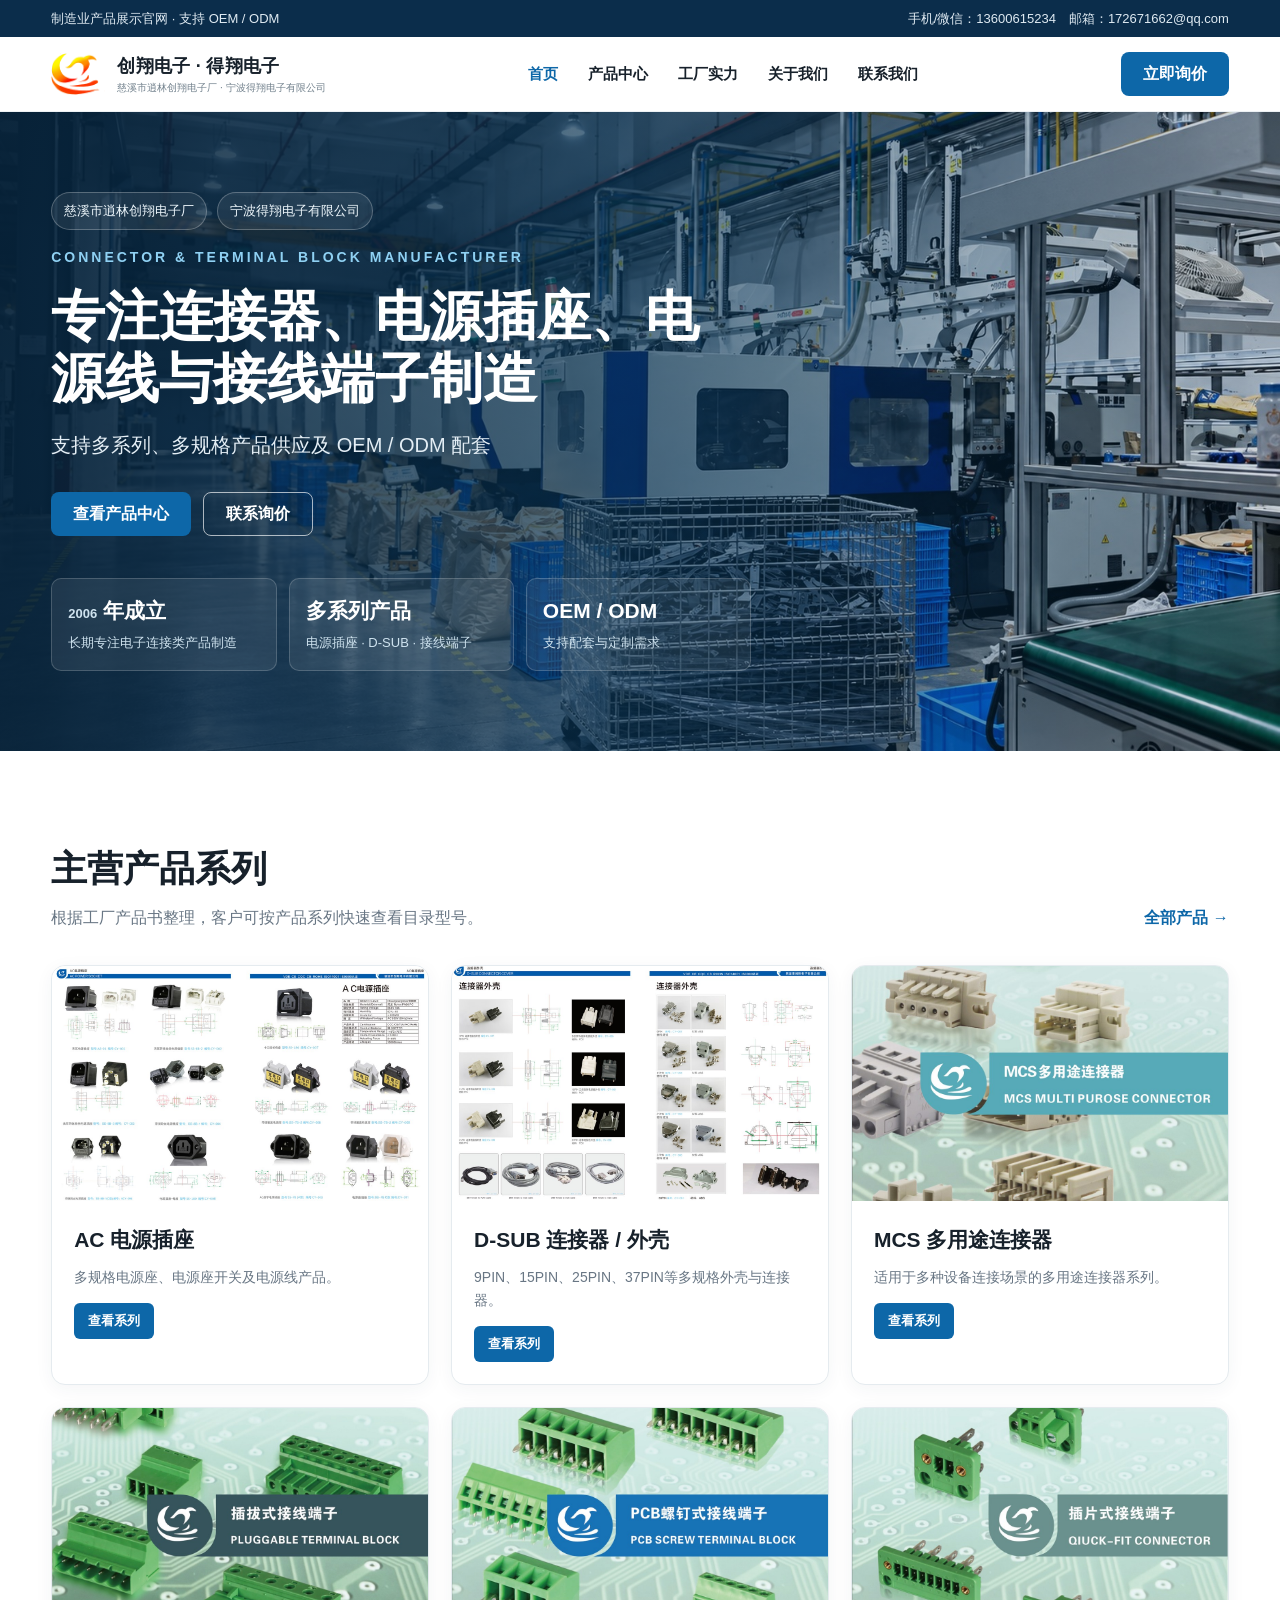
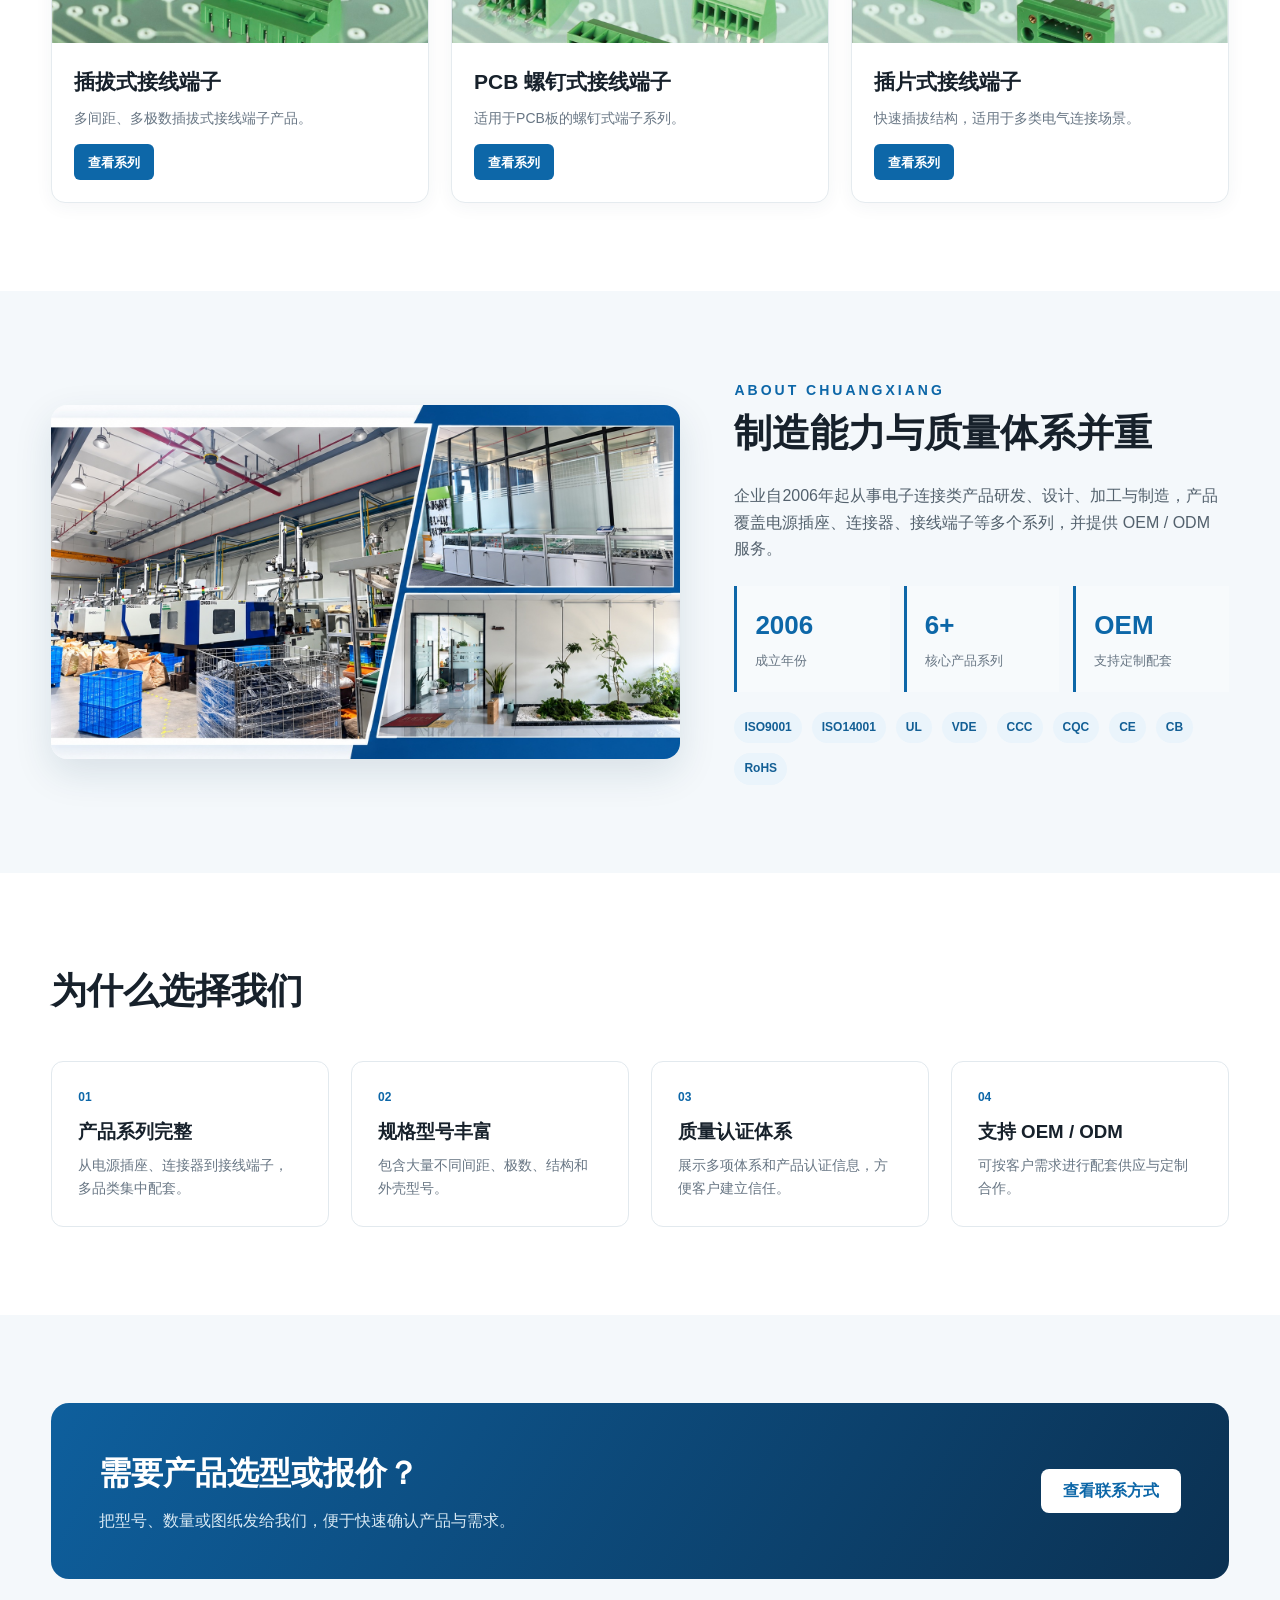
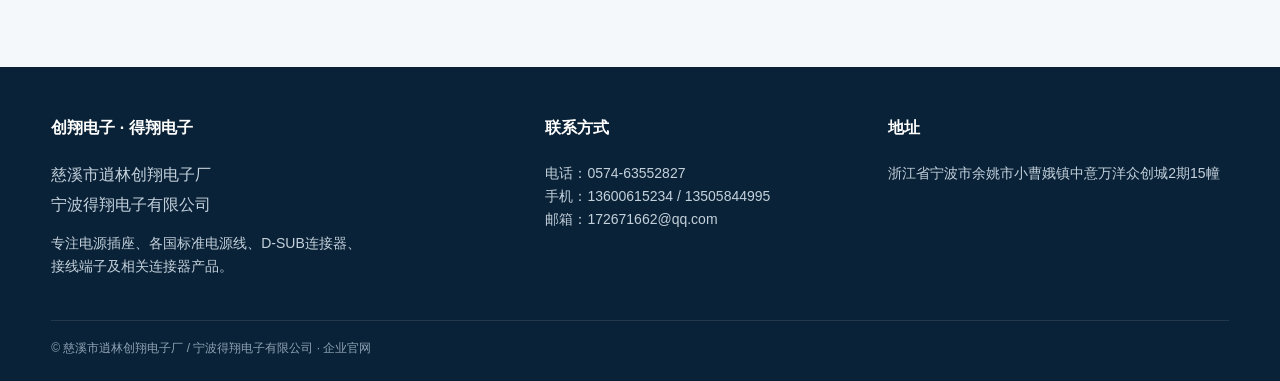
<file: index.html>
<!doctype html><html lang="zh-CN"><head><meta charset="utf-8"><meta name="viewport" content="width=device-width,initial-scale=1">
<title>创翔电子 · 得翔电子｜连接器、电源插座、接线端子</title>
<meta name="description" content="慈溪市逍林创翔电子厂、宁波得翔电子有限公司，展示AC电源插座、D-SUB连接器、MCS多用途连接器、插拔式与PCB接线端子等产品。">
<link rel="stylesheet" href="assets/css/style.css"><link rel="icon" type="image/png" href="assets/images/logo.png"></head><body>

<div class="topbar"><div class="container"><span>制造业产品展示官网 · 支持 OEM / ODM</span><span>手机/微信：<span data-mobile1></span>　邮箱：<span data-email></span></span></div></div>
<header class="nav">
  <div class="container nav-inner">
    <a class="brand" href="index.html"><span class="brand-mark"><img src="assets/images/logo.png" alt="企业标"></span><span class="brand-text"><strong data-brand></strong><small><span data-company></span> · <span data-company2></span></small></span></a>
    <button class="nav-toggle" aria-label="打开菜单">☰</button>
    <nav class="nav-links"><a class="active" href="index.html">首页</a>
<a class="" href="products.html">产品中心</a>
<a class="" href="factory.html">工厂实力</a>
<a class="" href="about.html">关于我们</a>
<a class="" href="contact.html">联系我们</a></nav>
    <a class="nav-cta" href="contact.html">立即询价</a>
  </div>
</header>
<section class="hero"><div class="container"><div class="hero-content">
<div class="company-strip"><span class="company-pill" data-company></span><span class="company-pill" data-company2></span></div><div class="eyebrow">CONNECTOR & TERMINAL BLOCK MANUFACTURER</div>
<h1 data-slogan></h1><p data-subslogan></p>
<div class="hero-actions"><a class="btn btn-primary" href="products.html">查看产品中心</a><a class="btn btn-outline" href="contact.html">联系询价</a></div>
<div class="hero-points"><div class="hero-point"><b><span data-year></span> 年成立</b><span>长期专注电子连接类产品制造</span></div>
<div class="hero-point"><b>多系列产品</b><span>电源插座 · D-SUB · 接线端子</span></div>
<div class="hero-point"><b>OEM / ODM</b><span>支持配套与定制需求</span></div></div>
</div></div></section>
<section class="section"><div class="container">
<div class="section-head"><div><h2>主营产品系列</h2><p>根据工厂产品书整理，客户可按产品系列快速查看目录型号。</p></div><a class="link-more" href="products.html">全部产品 →</a></div>
<div class="grid products-grid">
<article class="card"><div class="card-media"><img src="assets/images/ac-socket.jpg" alt="AC 电源插座"></div><div class="card-body"><h3>AC 电源插座</h3><p>多规格电源座、电源座开关及电源线产品。</p><div class="card-actions"><a class="btn btn-sm btn-primary" href="products.html#ac">查看系列</a></div></div></article><article class="card"><div class="card-media"><img src="assets/images/dsub.jpg" alt="D-SUB 连接器 / 外壳"></div><div class="card-body"><h3>D-SUB 连接器 / 外壳</h3><p>9PIN、15PIN、25PIN、37PIN等多规格外壳与连接器。</p><div class="card-actions"><a class="btn btn-sm btn-primary" href="products.html#dsub">查看系列</a></div></div></article><article class="card"><div class="card-media"><img src="assets/images/mcs.jpg" alt="MCS 多用途连接器"></div><div class="card-body"><h3>MCS 多用途连接器</h3><p>适用于多种设备连接场景的多用途连接器系列。</p><div class="card-actions"><a class="btn btn-sm btn-primary" href="products.html#mcs">查看系列</a></div></div></article><article class="card"><div class="card-media"><img src="assets/images/pluggable.jpg" alt="插拔式接线端子"></div><div class="card-body"><h3>插拔式接线端子</h3><p>多间距、多极数插拔式接线端子产品。</p><div class="card-actions"><a class="btn btn-sm btn-primary" href="products.html#plug">查看系列</a></div></div></article><article class="card"><div class="card-media"><img src="assets/images/pcb.jpg" alt="PCB 螺钉式接线端子"></div><div class="card-body"><h3>PCB 螺钉式接线端子</h3><p>适用于PCB板的螺钉式端子系列。</p><div class="card-actions"><a class="btn btn-sm btn-primary" href="products.html#pcb">查看系列</a></div></div></article><article class="card"><div class="card-media"><img src="assets/images/quickfit.jpg" alt="插片式接线端子"></div><div class="card-body"><h3>插片式接线端子</h3><p>快速插拔结构，适用于多类电气连接场景。</p><div class="card-actions"><a class="btn btn-sm btn-primary" href="products.html#quick">查看系列</a></div></div></article>
</div></div></section>
<section class="section soft"><div class="container"><div class="about-grid">
<div><img class="content-visual" src="assets/images/home-manufacturing.jpg" alt="连接器产品与电子制造场景"></div>
<div class="about-copy"><div class="eyebrow" style="color:#0d67a8">ABOUT CHUANGXIANG</div><h2>制造能力与质量体系并重</h2>
<p>企业自2006年起从事电子连接类产品研发、设计、加工与制造，产品覆盖电源插座、连接器、接线端子等多个系列，并提供 OEM / ODM 服务。</p>
<div class="stats"><div class="stat"><b data-year></b><span>成立年份</span></div><div class="stat"><b>6+</b><span>核心产品系列</span></div><div class="stat"><b>OEM</b><span>支持定制配套</span></div></div>
<div class="certs"><span class="tag">ISO9001</span><span class="tag">ISO14001</span><span class="tag">UL</span><span class="tag">VDE</span><span class="tag">CCC</span><span class="tag">CQC</span><span class="tag">CE</span><span class="tag">CB</span><span class="tag">RoHS</span></div>
</div></div></div></section>
<section class="section"><div class="container"><div class="section-head"><div><h2>为什么选择我们</h2><p></p></div></div>
<div class="grid strength-grid">
<div class="strength"><div class="num">01</div><h3>产品系列完整</h3><p>从电源插座、连接器到接线端子，多品类集中配套。</p></div>
<div class="strength"><div class="num">02</div><h3>规格型号丰富</h3><p>包含大量不同间距、极数、结构和外壳型号。</p></div>
<div class="strength"><div class="num">03</div><h3>质量认证体系</h3><p>展示多项体系和产品认证信息，方便客户建立信任。</p></div>
<div class="strength"><div class="num">04</div><h3>支持 OEM / ODM</h3><p>可按客户需求进行配套供应与定制合作。</p></div>
</div></div></section>
<section class="section soft"><div class="container"><div class="cta"><div><h2>需要产品选型或报价？</h2><p>把型号、数量或图纸发给我们，便于快速确认产品与需求。</p></div><a class="btn btn-light" href="contact.html">查看联系方式</a></div></div></section>

<footer class="footer">
  <div class="container">
    <div class="footer-grid">
      <div><h4 data-brand></h4><div class="footer-company-names"><span data-company></span><span data-company2></span></div><p>专注电源插座、各国标准电源线、D-SUB连接器、<br>接线端子及相关连接器产品。</p></div>
      <div><h4>联系方式</h4><p>电话：<span data-phone></span><br>手机：<span data-mobile1></span> / <span data-mobile2></span><br>邮箱：<span data-email></span></p></div>
      <div><h4>地址</h4><p data-address></p></div>
    </div>
    <div class="footer-bottom">© <span data-company></span> / <span data-company2></span> · 企业官网</div>
  </div>
</footer>
<script src="assets/js/config.js"></script><script src="assets/js/main.js"></script></body></html>
</file>
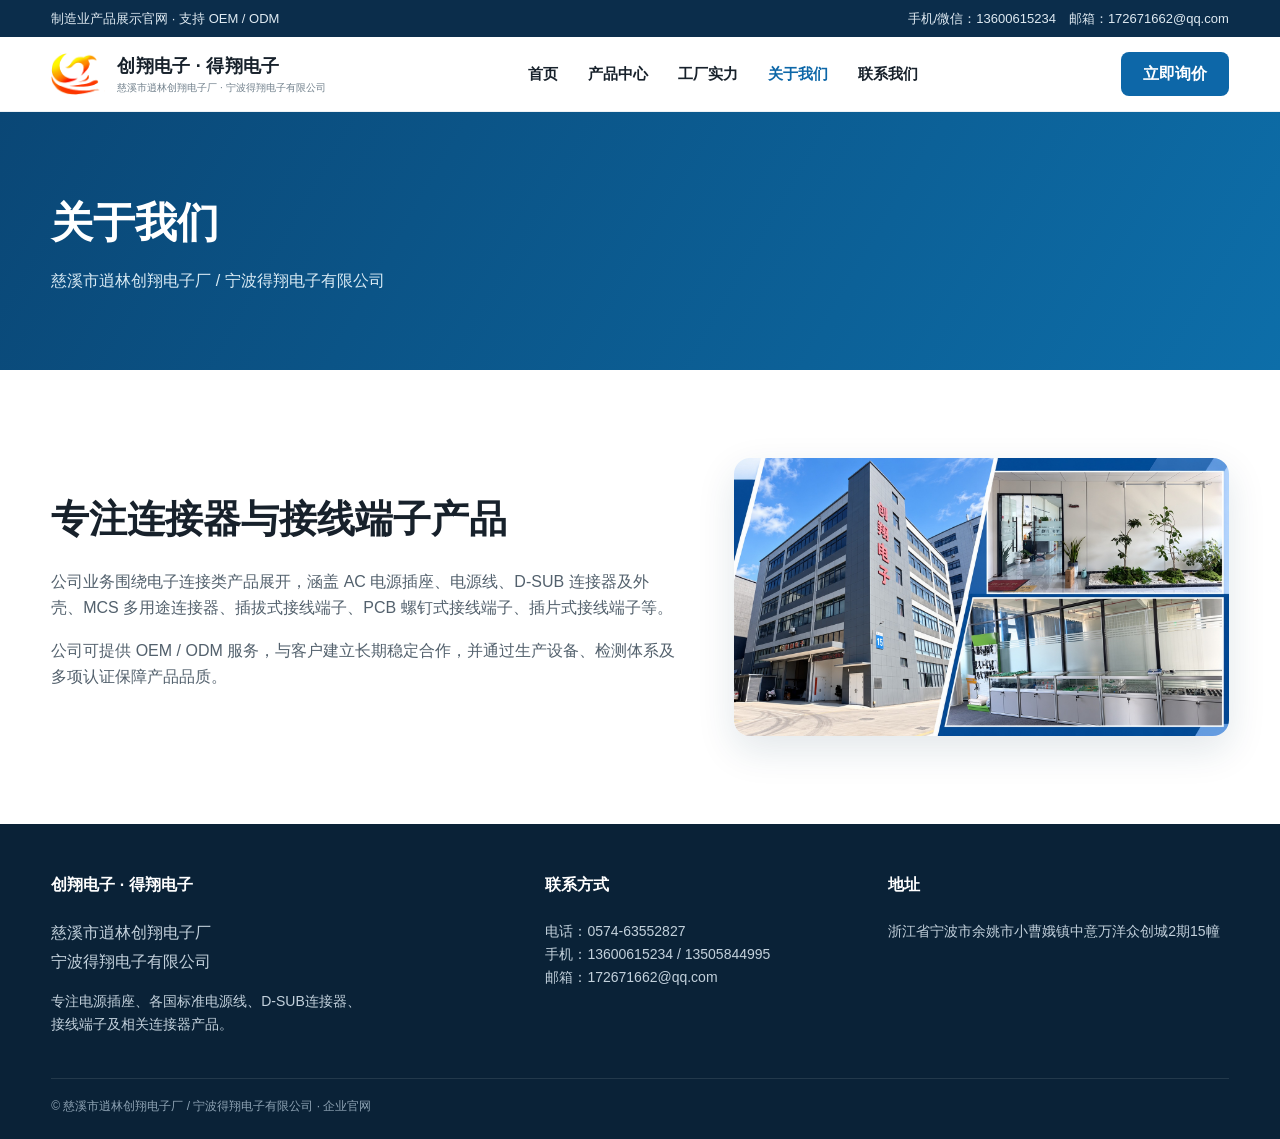
<file: about.html>
<!doctype html><html lang="zh-CN"><head><meta charset="utf-8"><meta name="viewport" content="width=device-width,initial-scale=1">
<title>关于我们｜创翔电子 · 得翔电子</title><link rel="stylesheet" href="assets/css/style.css"><link rel="icon" type="image/png" href="assets/images/logo.png"></head><body>

<div class="topbar"><div class="container"><span>制造业产品展示官网 · 支持 OEM / ODM</span><span>手机/微信：<span data-mobile1></span>　邮箱：<span data-email></span></span></div></div>
<header class="nav">
  <div class="container nav-inner">
    <a class="brand" href="index.html"><span class="brand-mark"><img src="assets/images/logo.png" alt="企业标"></span><span class="brand-text"><strong data-brand></strong><small><span data-company></span> · <span data-company2></span></small></span></a>
    <button class="nav-toggle" aria-label="打开菜单">☰</button>
    <nav class="nav-links"><a class="" href="index.html">首页</a>
<a class="" href="products.html">产品中心</a>
<a class="" href="factory.html">工厂实力</a>
<a class="active" href="about.html">关于我们</a>
<a class="" href="contact.html">联系我们</a></nav>
    <a class="nav-cta" href="contact.html">立即询价</a>
  </div>
</header>
<section class="page-hero"><div class="container"><h1>关于我们</h1><p><span data-company></span> / <span data-company2></span></p></div></section>
<section class="section"><div class="container"><div class="about-grid">
<div class="about-copy"><h2>专注连接器与接线端子产品</h2>
<p>公司业务围绕电子连接类产品展开，涵盖 AC 电源插座、电源线、D-SUB 连接器及外壳、MCS 多用途连接器、插拔式接线端子、PCB 螺钉式接线端子、插片式接线端子等。</p>
<p>公司可提供 OEM / ODM 服务，与客户建立长期稳定合作，并通过生产设备、检测体系及多项认证保障产品品质。</p>
</div><div><img class="content-visual" src="assets/images/about-company.jpg" alt="企业环境与核心连接器产品"></div>
</div></div></section>

<footer class="footer">
  <div class="container">
    <div class="footer-grid">
      <div><h4 data-brand></h4><div class="footer-company-names"><span data-company></span><span data-company2></span></div><p>专注电源插座、各国标准电源线、D-SUB连接器、<br>接线端子及相关连接器产品。</p></div>
      <div><h4>联系方式</h4><p>电话：<span data-phone></span><br>手机：<span data-mobile1></span> / <span data-mobile2></span><br>邮箱：<span data-email></span></p></div>
      <div><h4>地址</h4><p data-address></p></div>
    </div>
    <div class="footer-bottom">© <span data-company></span> / <span data-company2></span> · 企业官网</div>
  </div>
</footer>
<script src="assets/js/config.js"></script><script src="assets/js/main.js"></script></body></html>
</file>
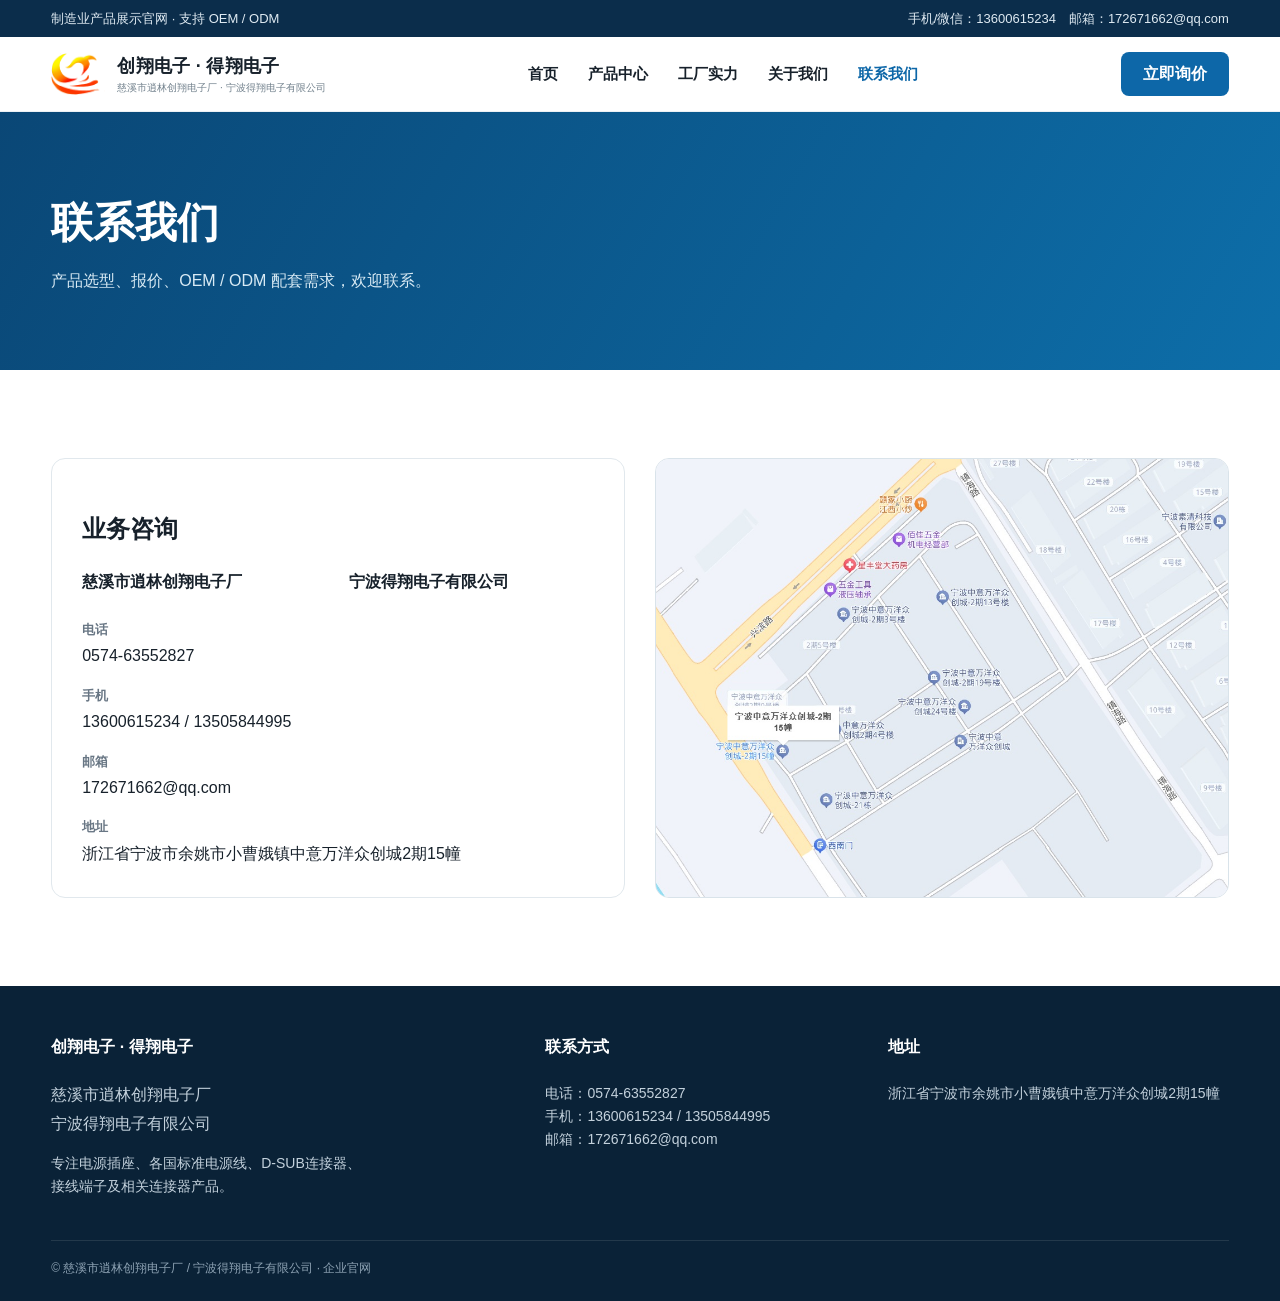
<file: contact.html>
<!doctype html><html lang="zh-CN"><head><meta charset="utf-8"><meta name="viewport" content="width=device-width,initial-scale=1">
<title>联系我们｜创翔电子 · 得翔电子</title><link rel="stylesheet" href="assets/css/style.css"><link rel="icon" type="image/png" href="assets/images/logo.png"></head><body>

<div class="topbar"><div class="container"><span>制造业产品展示官网 · 支持 OEM / ODM</span><span>手机/微信：<span data-mobile1></span>　邮箱：<span data-email></span></span></div></div>
<header class="nav">
  <div class="container nav-inner">
    <a class="brand" href="index.html"><span class="brand-mark"><img src="assets/images/logo.png" alt="企业标"></span><span class="brand-text"><strong data-brand></strong><small><span data-company></span> · <span data-company2></span></small></span></a>
    <button class="nav-toggle" aria-label="打开菜单">☰</button>
    <nav class="nav-links"><a class="" href="index.html">首页</a>
<a class="" href="products.html">产品中心</a>
<a class="" href="factory.html">工厂实力</a>
<a class="" href="about.html">关于我们</a>
<a class="active" href="contact.html">联系我们</a></nav>
    <a class="nav-cta" href="contact.html">立即询价</a>
  </div>
</header>
<section class="page-hero"><div class="container"><h1>联系我们</h1><p>产品选型、报价、OEM / ODM 配套需求，欢迎联系。</p></div></section>
<section class="section"><div class="container"><div class="contact-grid">
<div class="contact-card"><h2>业务咨询</h2><div class="entity-grid" style="grid-template-columns:1fr 1fr;margin-bottom:24px"><div><b data-company></b></div><div><b data-company2></b></div></div><div class="contact-list">
<div class="contact-item"><b>电话</b><a data-tel-link><span data-phone></span></a></div>
<div class="contact-item"><b>手机</b><span data-mobile1></span> / <span data-mobile2></span></div>
<div class="contact-item"><b>邮箱</b><a data-mail-link><span data-email></span></a></div>
<div class="contact-item"><b>地址</b><span data-address></span></div>
</div></div>
<div class="map-image"><img src="assets/images/contact-map.jpg" alt="宁波中意万洋众创城2期15幢地图位置"></div>
</div></div></section>

<footer class="footer">
  <div class="container">
    <div class="footer-grid">
      <div><h4 data-brand></h4><div class="footer-company-names"><span data-company></span><span data-company2></span></div><p>专注电源插座、各国标准电源线、D-SUB连接器、<br>接线端子及相关连接器产品。</p></div>
      <div><h4>联系方式</h4><p>电话：<span data-phone></span><br>手机：<span data-mobile1></span> / <span data-mobile2></span><br>邮箱：<span data-email></span></p></div>
      <div><h4>地址</h4><p data-address></p></div>
    </div>
    <div class="footer-bottom">© <span data-company></span> / <span data-company2></span> · 企业官网</div>
  </div>
</footer>
<script src="assets/js/config.js"></script><script src="assets/js/main.js"></script></body></html>
</file>
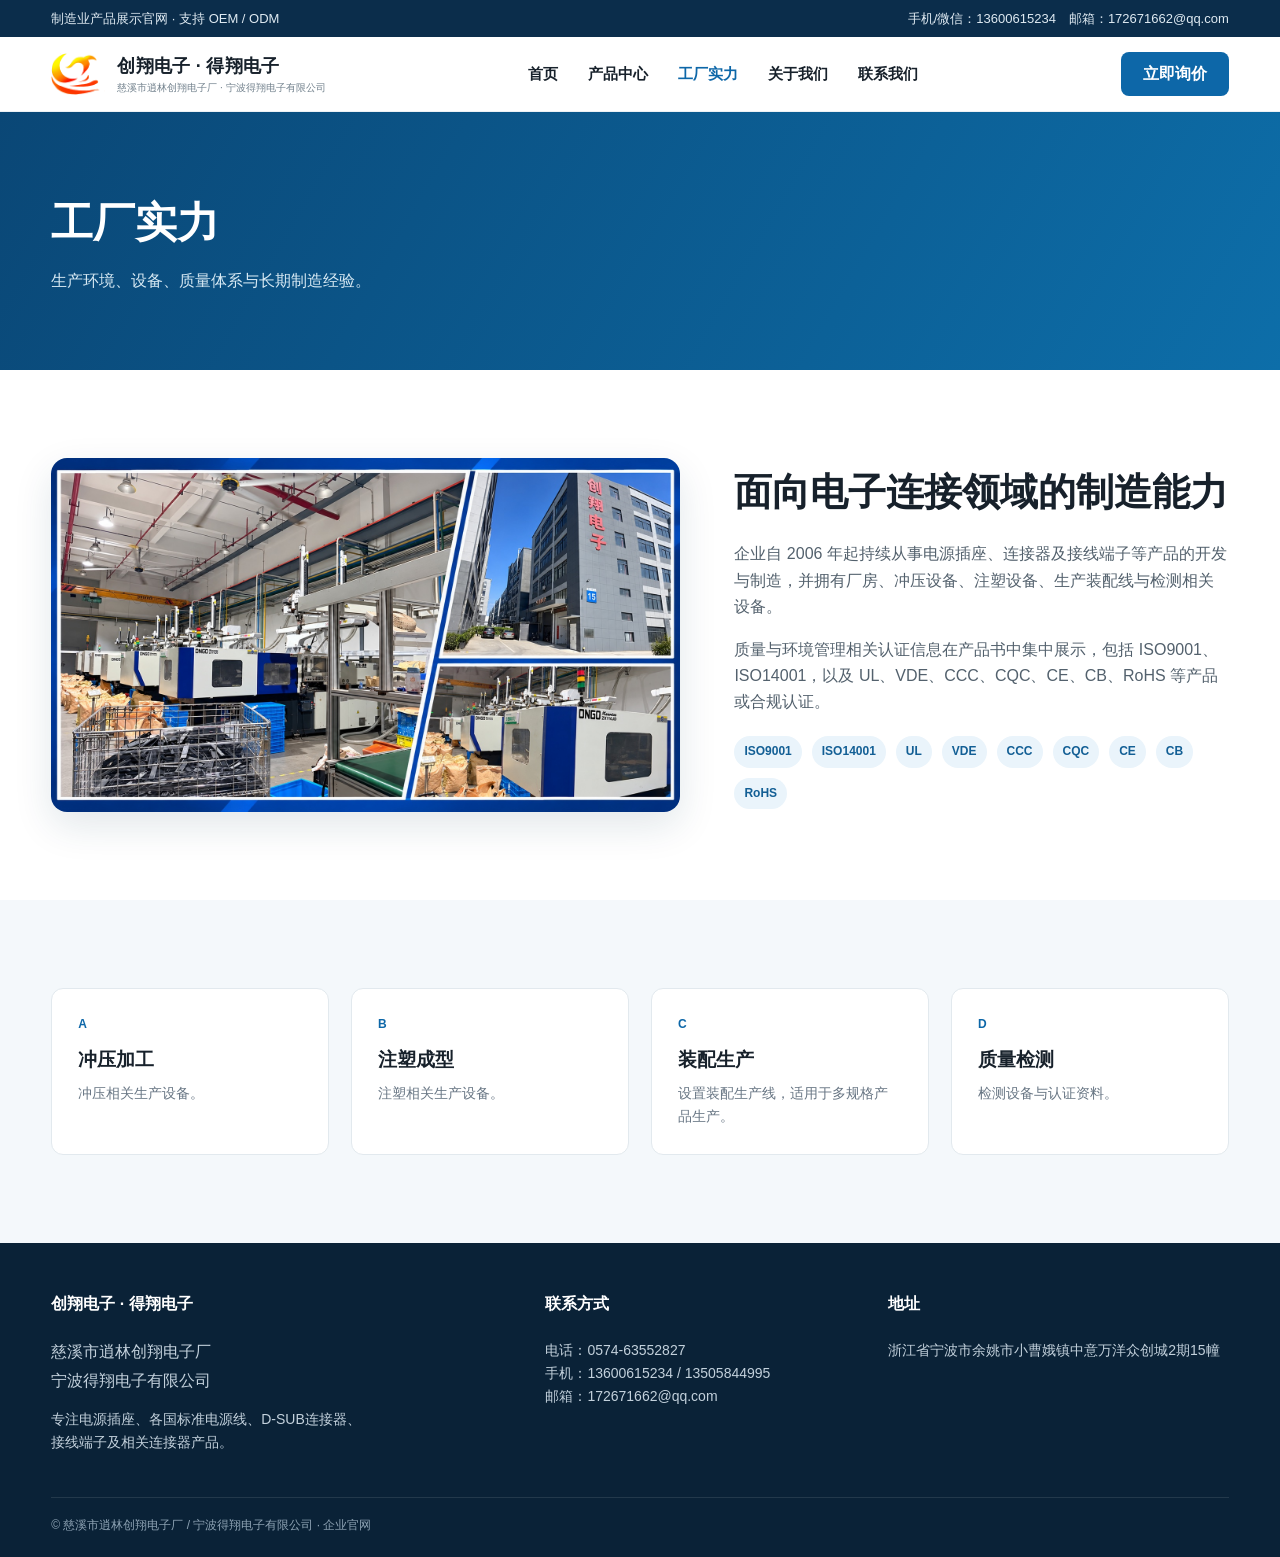
<file: factory.html>
<!doctype html><html lang="zh-CN"><head><meta charset="utf-8"><meta name="viewport" content="width=device-width,initial-scale=1">
<title>工厂实力｜创翔电子 · 得翔电子</title><link rel="stylesheet" href="assets/css/style.css"><link rel="icon" type="image/png" href="assets/images/logo.png"></head><body>

<div class="topbar"><div class="container"><span>制造业产品展示官网 · 支持 OEM / ODM</span><span>手机/微信：<span data-mobile1></span>　邮箱：<span data-email></span></span></div></div>
<header class="nav">
  <div class="container nav-inner">
    <a class="brand" href="index.html"><span class="brand-mark"><img src="assets/images/logo.png" alt="企业标"></span><span class="brand-text"><strong data-brand></strong><small><span data-company></span> · <span data-company2></span></small></span></a>
    <button class="nav-toggle" aria-label="打开菜单">☰</button>
    <nav class="nav-links"><a class="" href="index.html">首页</a>
<a class="" href="products.html">产品中心</a>
<a class="active" href="factory.html">工厂实力</a>
<a class="" href="about.html">关于我们</a>
<a class="" href="contact.html">联系我们</a></nav>
    <a class="nav-cta" href="contact.html">立即询价</a>
  </div>
</header>
<section class="page-hero"><div class="container"><h1>工厂实力</h1><p>生产环境、设备、质量体系与长期制造经验。</p></div></section>
<section class="section"><div class="container"><div class="about-grid">
<div><img class="content-visual" src="assets/images/factory-strength.jpg" alt="厂房、装配、冲压与生产设备"></div>
<div class="about-copy"><h2>面向电子连接领域的制造能力</h2>
<p>企业自 <span data-year></span> 年起持续从事电源插座、连接器及接线端子等产品的开发与制造，并拥有厂房、冲压设备、注塑设备、生产装配线与检测相关设备。</p>
<p>质量与环境管理相关认证信息在产品书中集中展示，包括 ISO9001、ISO14001，以及 UL、VDE、CCC、CQC、CE、CB、RoHS 等产品或合规认证。</p>
<div class="certs"><span class="tag">ISO9001</span><span class="tag">ISO14001</span><span class="tag">UL</span><span class="tag">VDE</span><span class="tag">CCC</span><span class="tag">CQC</span><span class="tag">CE</span><span class="tag">CB</span><span class="tag">RoHS</span></div>
</div></div></div></section>
<section class="section soft"><div class="container"><div class="grid strength-grid">
<div class="strength"><div class="num">A</div><h3>冲压加工</h3><p>冲压相关生产设备。</p></div>
<div class="strength"><div class="num">B</div><h3>注塑成型</h3><p>注塑相关生产设备。</p></div>
<div class="strength"><div class="num">C</div><h3>装配生产</h3><p>设置装配生产线，适用于多规格产品生产。</p></div>
<div class="strength"><div class="num">D</div><h3>质量检测</h3><p>检测设备与认证资料。</p></div>
</div></div></section>

<footer class="footer">
  <div class="container">
    <div class="footer-grid">
      <div><h4 data-brand></h4><div class="footer-company-names"><span data-company></span><span data-company2></span></div><p>专注电源插座、各国标准电源线、D-SUB连接器、<br>接线端子及相关连接器产品。</p></div>
      <div><h4>联系方式</h4><p>电话：<span data-phone></span><br>手机：<span data-mobile1></span> / <span data-mobile2></span><br>邮箱：<span data-email></span></p></div>
      <div><h4>地址</h4><p data-address></p></div>
    </div>
    <div class="footer-bottom">© <span data-company></span> / <span data-company2></span> · 企业官网</div>
  </div>
</footer>
<script src="assets/js/config.js"></script><script src="assets/js/main.js"></script></body></html>
</file>
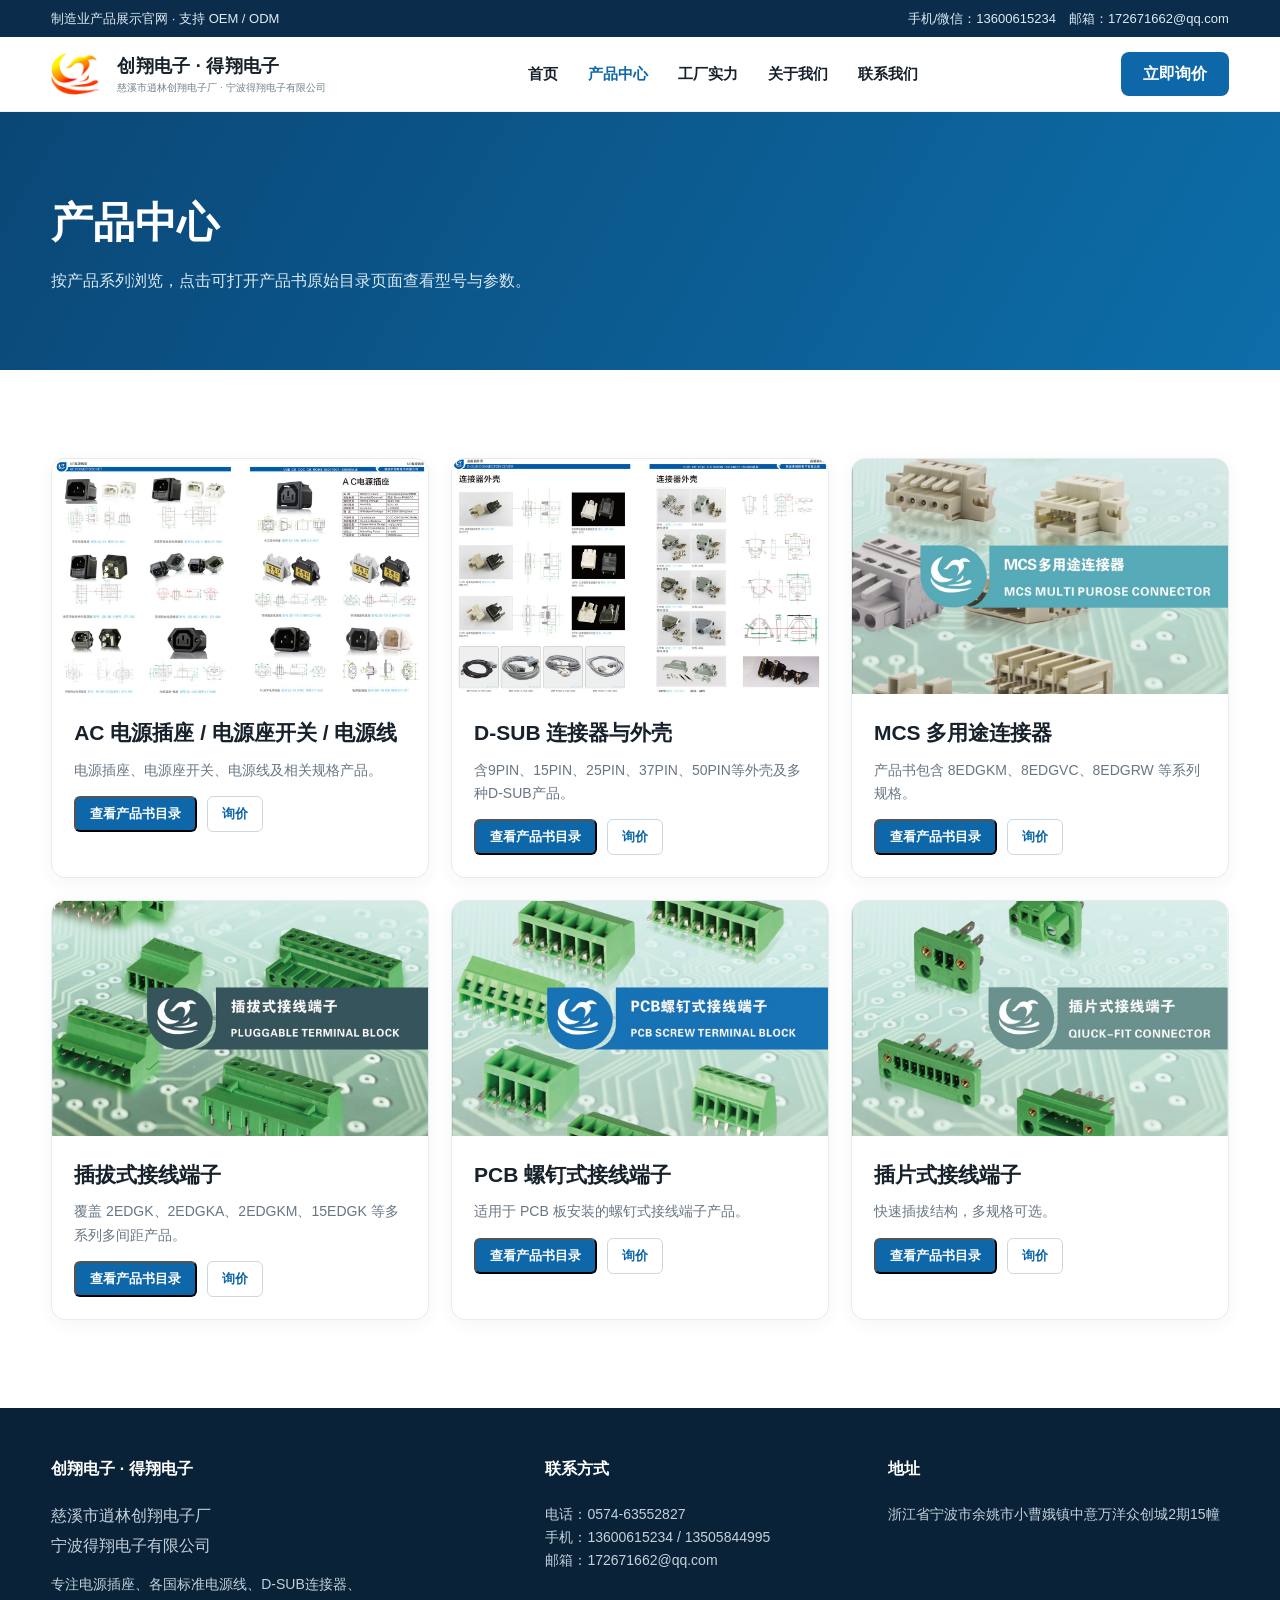
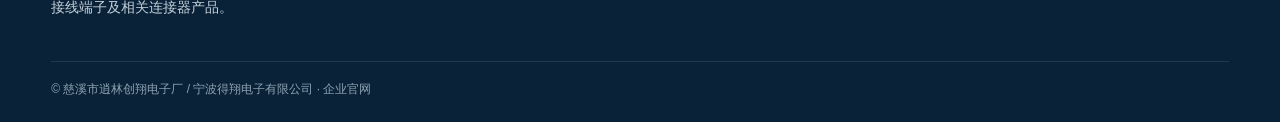
<file: products.html>
<!doctype html><html lang="zh-CN"><head><meta charset="utf-8"><meta name="viewport" content="width=device-width,initial-scale=1">
<title>产品中心｜创翔电子 · 得翔电子</title><link rel="stylesheet" href="assets/css/style.css"><link rel="icon" type="image/png" href="assets/images/logo.png"></head><body>

<div class="topbar"><div class="container"><span>制造业产品展示官网 · 支持 OEM / ODM</span><span>手机/微信：<span data-mobile1></span>　邮箱：<span data-email></span></span></div></div>
<header class="nav">
  <div class="container nav-inner">
    <a class="brand" href="index.html"><span class="brand-mark"><img src="assets/images/logo.png" alt="企业标"></span><span class="brand-text"><strong data-brand></strong><small><span data-company></span> · <span data-company2></span></small></span></a>
    <button class="nav-toggle" aria-label="打开菜单">☰</button>
    <nav class="nav-links"><a class="" href="index.html">首页</a>
<a class="active" href="products.html">产品中心</a>
<a class="" href="factory.html">工厂实力</a>
<a class="" href="about.html">关于我们</a>
<a class="" href="contact.html">联系我们</a></nav>
    <a class="nav-cta" href="contact.html">立即询价</a>
  </div>
</header>
<section class="page-hero"><div class="container"><h1>产品中心</h1><p>按产品系列浏览，点击可打开产品书原始目录页面查看型号与参数。</p></div></section>
<section class="section"><div class="container">
<div class="grid products-grid">
<article class="card" id="ac">
  <div class="card-media"><img src="assets/images/ac-socket.jpg" alt="AC 电源插座 / 电源座开关 / 电源线"></div>
  <div class="card-body"><h3>AC 电源插座 / 电源座开关 / 电源线</h3><p>电源插座、电源座开关、电源线及相关规格产品。</p>
  <div class="card-actions"><button class="btn btn-sm btn-primary" data-title="AC 电源插座 / 电源座开关 / 电源线" data-gallery="assets/images/catalog-ac1.jpg,assets/images/catalog-ac2.jpg,assets/images/catalog-power.jpg">查看产品书目录</button>
  <a class="btn btn-sm btn-ghost" href="contact.html">询价</a></div></div>
</article>
<article class="card" id="dsub">
  <div class="card-media"><img src="assets/images/dsub.jpg" alt="D-SUB 连接器与外壳"></div>
  <div class="card-body"><h3>D-SUB 连接器与外壳</h3><p>含9PIN、15PIN、25PIN、37PIN、50PIN等外壳及多种D-SUB产品。</p>
  <div class="card-actions"><button class="btn btn-sm btn-primary" data-title="D-SUB 连接器与外壳" data-gallery="assets/images/catalog-dsub1.jpg,assets/images/catalog-dsub2.jpg">查看产品书目录</button>
  <a class="btn btn-sm btn-ghost" href="contact.html">询价</a></div></div>
</article>
<article class="card" id="mcs">
  <div class="card-media"><img src="assets/images/mcs.jpg" alt="MCS 多用途连接器"></div>
  <div class="card-body"><h3>MCS 多用途连接器</h3><p>产品书包含 8EDGKM、8EDGVC、8EDGRW 等系列规格。</p>
  <div class="card-actions"><button class="btn btn-sm btn-primary" data-title="MCS 多用途连接器" data-gallery="assets/images/catalog-mcs.jpg,assets/images/catalog-mcs_more.jpg">查看产品书目录</button>
  <a class="btn btn-sm btn-ghost" href="contact.html">询价</a></div></div>
</article>
<article class="card" id="plug">
  <div class="card-media"><img src="assets/images/pluggable.jpg" alt="插拔式接线端子"></div>
  <div class="card-body"><h3>插拔式接线端子</h3><p>覆盖 2EDGK、2EDGKA、2EDGKM、15EDGK 等多系列多间距产品。</p>
  <div class="card-actions"><button class="btn btn-sm btn-primary" data-title="插拔式接线端子" data-gallery="assets/images/catalog-plug1.jpg,assets/images/catalog-plug2.jpg,assets/images/catalog-plug3.jpg,assets/images/catalog-plug4.jpg,assets/images/catalog-plug5.jpg">查看产品书目录</button>
  <a class="btn btn-sm btn-ghost" href="contact.html">询价</a></div></div>
</article>
<article class="card" id="pcb">
  <div class="card-media"><img src="assets/images/pcb.jpg" alt="PCB 螺钉式接线端子"></div>
  <div class="card-body"><h3>PCB 螺钉式接线端子</h3><p>适用于 PCB 板安装的螺钉式接线端子产品。</p>
  <div class="card-actions"><button class="btn btn-sm btn-primary" data-title="PCB 螺钉式接线端子" data-gallery="assets/images/catalog-pcb.jpg">查看产品书目录</button>
  <a class="btn btn-sm btn-ghost" href="contact.html">询价</a></div></div>
</article>
<article class="card" id="quick">
  <div class="card-media"><img src="assets/images/quickfit.jpg" alt="插片式接线端子"></div>
  <div class="card-body"><h3>插片式接线端子</h3><p>快速插拔结构，多规格可选。</p>
  <div class="card-actions"><button class="btn btn-sm btn-primary" data-title="插片式接线端子" data-gallery="assets/images/catalog-quick.jpg">查看产品书目录</button>
  <a class="btn btn-sm btn-ghost" href="contact.html">询价</a></div></div>
</article></div></div></section>

<div class="modal" id="catalog-modal" data-close-modal>
  <div class="modal-panel" onclick="event.stopPropagation()">
    <div class="modal-head"><div class="modal-title">产品目录</div><button class="modal-close" data-close-modal>×</button></div>
    <div class="modal-images"></div>
  </div>
</div>
<footer class="footer">
  <div class="container">
    <div class="footer-grid">
      <div><h4 data-brand></h4><div class="footer-company-names"><span data-company></span><span data-company2></span></div><p>专注电源插座、各国标准电源线、D-SUB连接器、<br>接线端子及相关连接器产品。</p></div>
      <div><h4>联系方式</h4><p>电话：<span data-phone></span><br>手机：<span data-mobile1></span> / <span data-mobile2></span><br>邮箱：<span data-email></span></p></div>
      <div><h4>地址</h4><p data-address></p></div>
    </div>
    <div class="footer-bottom">© <span data-company></span> / <span data-company2></span> · 企业官网</div>
  </div>
</footer>
<script src="assets/js/config.js"></script><script src="assets/js/main.js"></script></body></html>
</file>
<file: assets/css/style.css>
:root{
  --blue:#0d67a8;--blue2:#123f73;--ink:#17212b;--muted:#687684;
  --line:#dce4ea;--soft:#f4f8fb;--green:#348b67;--white:#fff;
  --shadow:0 14px 38px rgba(19,54,83,.12);
}
*{box-sizing:border-box}
html{scroll-behavior:smooth}
body{margin:0;font-family:"Microsoft YaHei","PingFang SC",Arial,sans-serif;color:var(--ink);background:#fff;line-height:1.65}
a{color:inherit;text-decoration:none}
img{max-width:100%;display:block}
.container{width:min(1180px,92%);margin:auto}
.topbar{background:#0b2d4b;color:#dfeaf2;font-size:13px}
.topbar .container{display:flex;justify-content:space-between;gap:18px;padding:8px 0}
.nav{position:sticky;top:0;z-index:40;background:rgba(255,255,255,.96);border-bottom:1px solid #edf1f4;backdrop-filter:blur(12px)}
.nav-inner{display:flex;align-items:center;justify-content:space-between;min-height:74px}
.brand{display:flex;align-items:center;gap:12px;font-weight:800;font-size:22px}
.brand-mark{width:54px;height:48px;display:flex;align-items:center;justify-content:center;flex:0 0 auto}
.nav-links{display:flex;align-items:center;gap:30px;font-size:15px;font-weight:600}
.nav-links a:hover,.nav-links a.active{color:var(--blue)}
.nav-cta,.btn{display:inline-flex;align-items:center;justify-content:center;min-height:44px;padding:0 22px;border-radius:8px;font-weight:700;transition:.2s}
.nav-cta,.btn-primary{background:var(--blue);color:#fff}
.btn-outline{border:1px solid rgba(255,255,255,.65);color:#fff}
.btn-light{background:#fff;color:var(--blue)}
.btn:hover,.nav-cta:hover{transform:translateY(-1px);box-shadow:0 9px 18px rgba(0,0,0,.12)}
.nav-toggle{display:none;border:0;background:transparent;font-size:26px}
.hero{position:relative;min-height:610px;background:linear-gradient(90deg,rgba(6,34,57,.93),rgba(8,51,83,.68) 48%,rgba(7,48,81,.15)),url("../images/hero.jpg") center/cover no-repeat;color:#fff;display:flex;align-items:center}
.hero-content{max-width:700px;padding:80px 0}
.eyebrow{font-size:14px;letter-spacing:3px;text-transform:uppercase;color:#8fd1f3;font-weight:800}
.hero h1{font-size:54px;line-height:1.15;margin:16px 0 18px}
.hero p{font-size:20px;color:#e4eef5;max-width:650px}
.hero-actions{display:flex;gap:12px;flex-wrap:wrap;margin-top:30px}
.hero-points{display:grid;grid-template-columns:repeat(3,1fr);gap:12px;margin-top:42px;max-width:720px}
.hero-point{border:1px solid rgba(255,255,255,.18);background:rgba(255,255,255,.08);padding:15px 16px;border-radius:10px}
.hero-point b{display:block;font-size:21px}
.hero-point span{font-size:13px;color:#cfe3ef}
.section{padding:88px 0}
.section.soft{background:var(--soft)}
.section-head{display:flex;align-items:end;justify-content:space-between;gap:30px;margin-bottom:34px}
.section-head h2{font-size:36px;margin:0}
.section-head p{margin:6px 0 0;color:var(--muted)}
.link-more{color:var(--blue);font-weight:700}
.grid{display:grid;gap:22px}
.products-grid{grid-template-columns:repeat(3,1fr)}
.card{background:#fff;border:1px solid #e5ebef;border-radius:14px;overflow:hidden;box-shadow:0 4px 18px rgba(35,63,84,.05);transition:.2s}
.card:hover{transform:translateY(-4px);box-shadow:var(--shadow)}
.card-media{aspect-ratio:16/10;background:#edf2f5;overflow:hidden}
.card-media img{width:100%;height:100%;object-fit:cover;transition:.25s}
.card:hover .card-media img{transform:scale(1.03)}
.card-body{padding:22px}
.card h3{margin:0 0 8px;font-size:21px}
.card p{margin:0 0 14px;color:var(--muted);font-size:14px}
.card-actions{display:flex;gap:10px}
.btn-sm{min-height:36px;padding:0 14px;font-size:13px;border-radius:6px}
.btn-ghost{border:1px solid #ccd8e1;color:var(--blue)}
.about-grid{display:grid;grid-template-columns:1.12fr .88fr;gap:54px;align-items:center}
.about-grid img{border-radius:16px;box-shadow:var(--shadow)}
.about-copy h2{font-size:38px;margin:0 0 18px}
.about-copy p{color:#53616d}
.stats{display:grid;grid-template-columns:repeat(3,1fr);gap:14px;margin-top:24px}
.stat{padding:18px;border-left:3px solid var(--blue);background:#f7fafc}
.stat b{display:block;font-size:26px;color:var(--blue)}
.stat span{font-size:13px;color:var(--muted)}
.certs{display:flex;gap:10px;flex-wrap:wrap;margin-top:20px}
.tag{padding:6px 10px;border-radius:999px;background:#eaf4fb;color:#135f95;font-size:12px;font-weight:700}
.strength-grid{grid-template-columns:repeat(4,1fr)}
.strength{padding:26px;background:#fff;border-radius:12px;border:1px solid #e2e9ee}
.strength .num{font-size:12px;color:var(--blue);font-weight:800}
.strength h3{margin:10px 0 6px}
.strength p{color:var(--muted);font-size:14px;margin:0}
.cta{background:linear-gradient(120deg,#0e5f9d,#0b3152);color:#fff;border-radius:18px;padding:44px 48px;display:flex;align-items:center;justify-content:space-between;gap:30px}
.cta h2{margin:0 0 8px;font-size:32px}
.cta p{margin:0;color:#d8e9f4}
.footer{background:#0a2237;color:#c3d1dc;padding:48px 0 22px}
.footer-grid{display:grid;grid-template-columns:1.2fr .8fr .9fr;gap:40px}
.footer h4{color:#fff;margin-top:0}
.footer p,.footer a{font-size:14px;color:#c3d1dc}
.footer-bottom{border-top:1px solid rgba(255,255,255,.1);padding-top:18px;margin-top:28px;font-size:12px;color:#8da2b3}
.page-hero{padding:76px 0;background:linear-gradient(120deg,#0a4776,#0d6ea9);color:#fff}
.page-hero h1{font-size:42px;margin:0 0 10px}
.page-hero p{margin:0;color:#d8eaf4}
.contact-grid{display:grid;grid-template-columns:1fr 1fr;gap:30px}
.contact-card{padding:30px;border:1px solid #e1e8ed;border-radius:14px;background:#fff}
.contact-list{display:grid;gap:15px}
.contact-item b{display:block;font-size:13px;color:var(--muted);margin-bottom:3px}
.modal{position:fixed;inset:0;background:rgba(0,0,0,.72);z-index:80;display:none;padding:32px;overflow:auto}
.modal.show{display:block}
.modal-panel{background:#fff;width:min(1100px,100%);margin:auto;border-radius:14px;overflow:hidden}
.modal-head{position:sticky;top:0;background:#fff;z-index:2;padding:16px 20px;border-bottom:1px solid #e2e8ec;display:flex;justify-content:space-between;align-items:center}
.modal-title{font-weight:800}
.modal-close{border:0;background:#eef3f6;border-radius:50%;width:38px;height:38px;font-size:22px;cursor:pointer}
.modal-images{padding:18px;background:#eef2f5;display:grid;gap:18px}
.modal-images img{width:100%;border-radius:8px;background:#fff}
@media(max-width:900px){
  .nav-toggle{display:block}
  .nav-links{display:none;position:absolute;top:74px;left:0;right:0;background:#fff;padding:20px 4%;flex-direction:column;align-items:flex-start;border-bottom:1px solid #e8eef2}
  .nav-links.open{display:flex}
  .nav-cta{display:none}
  .hero{min-height:560px}
  .hero h1{font-size:40px}
  .hero-points{grid-template-columns:1fr}
  .products-grid,.strength-grid{grid-template-columns:repeat(2,1fr)}
  .about-grid,.contact-grid{grid-template-columns:1fr}
  .footer-grid{grid-template-columns:1fr}
}
@media(max-width:620px){
  .topbar{display:none}
  .brand{font-size:17px}
  .hero{min-height:520px;background-position:60% center}
  .hero h1{font-size:34px}
  .hero p{font-size:16px}
  .section{padding:58px 0}
  .section-head{display:block}
  .section-head h2{font-size:30px}
  .products-grid,.strength-grid,.stats{grid-template-columns:1fr}
  .cta{padding:30px;display:block}
  .cta .btn{margin-top:18px}
  .page-hero h1{font-size:34px}
}

.brand-mark img{width:100%;height:100%;object-fit:contain;display:block}


.brand-text{display:flex;flex-direction:column;line-height:1.15}
.brand-text strong{font-size:18px;letter-spacing:.3px}
.brand-text small{font-size:10px;font-weight:500;color:#71808c;margin-top:5px;white-space:nowrap}
.company-strip{display:flex;gap:10px;flex-wrap:wrap;margin:0 0 16px}
.company-pill{display:inline-flex;align-items:center;padding:7px 12px;border:1px solid rgba(255,255,255,.25);border-radius:999px;background:rgba(255,255,255,.08);font-size:13px;color:#eef7fc}
.entity-grid{display:grid;grid-template-columns:repeat(2,1fr);gap:22px}
.entity-card{background:#fff;border:1px solid #e2e9ee;border-radius:14px;padding:28px;box-shadow:0 4px 18px rgba(35,63,84,.05)}
.entity-card .entity-label{font-size:12px;color:#0d67a8;font-weight:800;letter-spacing:1px}
.entity-card h3{margin:8px 0 10px;font-size:23px}
.entity-card p{margin:0;color:#687684}
.footer-company-names{display:grid;gap:3px}
@media(max-width:900px){.brand-text small{display:none}.entity-grid{grid-template-columns:1fr}}
@media(max-width:620px){.brand-text strong{font-size:15px}}


.about-grid .content-visual{
  width:100%;
  aspect-ratio:16/9;
  object-fit:cover;
}

.footer-grid p{
  overflow-wrap:anywhere;
}



/* 联系我们页：左右两栏等宽等高 */
.contact-layout,
.contact-grid,
.contact-wrap{
  align-items:stretch;
}

.contact-layout > *,
.contact-grid > *,
.contact-wrap > *{
  height:100%;
}

.map-image{
  border:1px solid #d9e3ea;
  border-radius:14px;
  overflow:hidden;
  background:#f5f8fa;
  align-self:stretch;
  min-height:100%;
  height:100%;
  display:flex;
}

.map-image img{
  width:100%;
  height:100%;
  display:block;
  object-fit:cover;
}

/* 若联系信息卡片本身未拉伸，强制与地图区域保持一致视觉高度 */
.contact-card,
.contact-info,
.contact-box{
  height:100%;
}
</file>
